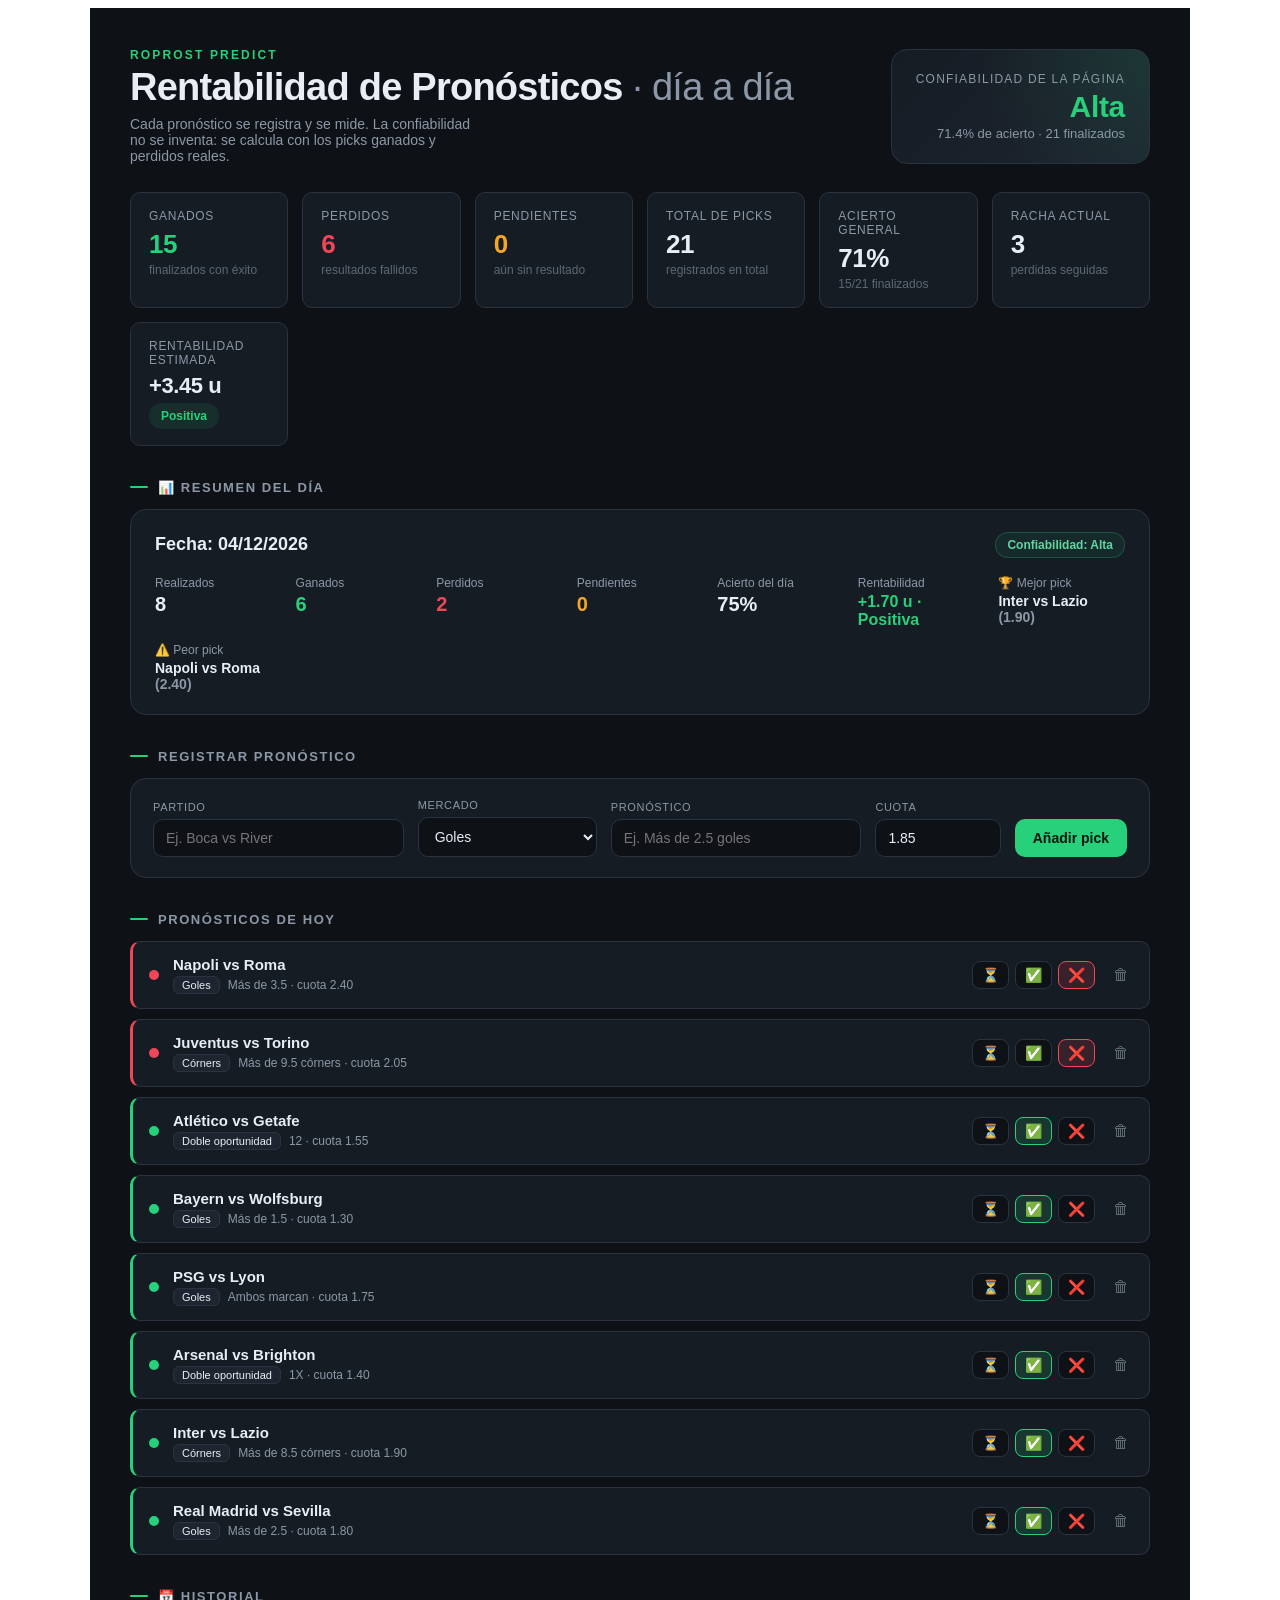
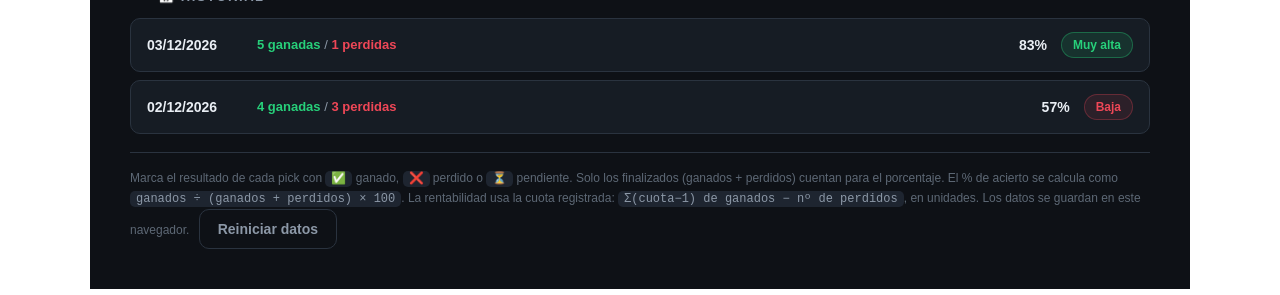
<file: historial.html>
<!DOCTYPE html>
<html lang="es">
<head>
<meta charset="UTF-8">
<meta name="viewport" content="width=device-width, initial-scale=1.0">
<title>Roprost Predict · Rentabilidad de Pronósticos</title>
<style>
/* ===========================================================
   ROPROST PREDICT — Historial de Resultados / Rentabilidad
   Sección autónoma. Todo está dentro de #rp-historial para
   no chocar con los estilos actuales de tu página.
   Persistencia real con localStorage (clave: rp_picks_v1).
   =========================================================== */

#rp-historial{
  --rp-bg:#0e1116;
  --rp-surface:#161c24;
  --rp-surface-2:#1e2530;
  --rp-border:#2a333f;
  --rp-text:#e9eef4;
  --rp-muted:#8c98a7;
  --rp-faint:#5d6875;
  --rp-accent:#27d07a;
  --rp-accent-soft:rgba(39,208,122,.12);
  --rp-win:#27d07a;
  --rp-loss:#ef4757;
  --rp-pend:#f5a623;
  --rp-radius:16px;
  --rp-radius-sm:10px;

  color:var(--rp-text);
  background:var(--rp-bg);
  font-family:'Inter',-apple-system,BlinkMacSystemFont,'Segoe UI',Roboto,Arial,sans-serif;
  font-variant-numeric:tabular-nums;
  -webkit-font-smoothing:antialiased;
  padding:clamp(16px,4vw,40px);
  max-width:1100px;
  margin:0 auto;
  box-sizing:border-box;
}
#rp-historial *{box-sizing:border-box;}

/* ---------- Encabezado ---------- */
#rp-historial .rp-head{
  display:flex;align-items:flex-end;justify-content:space-between;
  gap:20px;flex-wrap:wrap;margin-bottom:28px;
}
#rp-historial .rp-eyebrow{
  font-size:12px;letter-spacing:.18em;text-transform:uppercase;
  color:var(--rp-accent);font-weight:600;margin:0 0 6px;
}
#rp-historial h1{
  font-size:clamp(26px,4vw,38px);line-height:1.05;margin:0;font-weight:800;
  letter-spacing:-.02em;
}
#rp-historial h1 span{color:var(--rp-muted);font-weight:500;}
#rp-historial .rp-sub{color:var(--rp-muted);font-size:14px;margin:8px 0 0;max-width:46ch;}

/* ---------- Tarjeta confiabilidad (signature) ---------- */
#rp-historial .rp-trust{
  background:linear-gradient(135deg,var(--rp-surface) 0%,var(--rp-surface-2) 100%);
  border:1px solid var(--rp-border);border-radius:var(--rp-radius);
  padding:22px 24px;min-width:230px;text-align:right;position:relative;overflow:hidden;
}
#rp-historial .rp-trust::after{
  content:"";position:absolute;inset:0;
  background:radial-gradient(circle at 100% 0%,var(--rp-accent-soft),transparent 60%);
  pointer-events:none;
}
#rp-historial .rp-trust .rp-trust-label{font-size:12px;color:var(--rp-muted);text-transform:uppercase;letter-spacing:.1em;}
#rp-historial .rp-trust .rp-trust-value{font-size:30px;font-weight:800;margin:4px 0 2px;letter-spacing:-.01em;}
#rp-historial .rp-trust .rp-trust-pct{font-size:13px;color:var(--rp-muted);}

/* ---------- Grid de métricas ---------- */
#rp-historial .rp-grid{
  display:grid;grid-template-columns:repeat(auto-fit,minmax(150px,1fr));
  gap:14px;margin-bottom:28px;
}
#rp-historial .rp-stat{
  background:var(--rp-surface);border:1px solid var(--rp-border);
  border-radius:var(--rp-radius-sm);padding:16px 18px;
}
#rp-historial .rp-stat .rp-stat-label{font-size:12px;color:var(--rp-muted);margin-bottom:8px;text-transform:uppercase;letter-spacing:.06em;}
#rp-historial .rp-stat .rp-stat-value{font-size:26px;font-weight:800;letter-spacing:-.02em;line-height:1;}
#rp-historial .rp-stat .rp-stat-foot{font-size:12px;color:var(--rp-faint);margin-top:6px;}
#rp-historial .rp-stat.win .rp-stat-value{color:var(--rp-win);}
#rp-historial .rp-stat.loss .rp-stat-value{color:var(--rp-loss);}
#rp-historial .rp-stat.pend .rp-stat-value{color:var(--rp-pend);}

/* ---------- Secciones ---------- */
#rp-historial .rp-section-title{
  font-size:13px;letter-spacing:.12em;text-transform:uppercase;color:var(--rp-muted);
  font-weight:600;margin:34px 0 14px;display:flex;align-items:center;gap:10px;
}
#rp-historial .rp-section-title::before{content:"";width:18px;height:2px;background:var(--rp-accent);border-radius:2px;}

/* ---------- Resumen del día ---------- */
#rp-historial .rp-daycard{
  background:var(--rp-surface);border:1px solid var(--rp-border);border-radius:var(--rp-radius);
  padding:22px 24px;
}
#rp-historial .rp-daycard .rp-day-top{display:flex;align-items:center;justify-content:space-between;flex-wrap:wrap;gap:10px;margin-bottom:18px;}
#rp-historial .rp-daycard .rp-day-date{font-size:18px;font-weight:700;}
#rp-historial .rp-day-rows{display:grid;grid-template-columns:repeat(auto-fit,minmax(120px,1fr));gap:14px;}
#rp-historial .rp-day-rows .rp-dr-label{font-size:12px;color:var(--rp-muted);}
#rp-historial .rp-day-rows .rp-dr-val{font-size:20px;font-weight:700;margin-top:3px;}

/* ---------- Badges ---------- */
#rp-historial .rp-badge{
  display:inline-flex;align-items:center;gap:6px;font-size:12px;font-weight:600;
  padding:5px 11px;border-radius:999px;border:1px solid transparent;white-space:nowrap;
}
#rp-historial .rp-badge.muyalta{color:var(--rp-win);background:rgba(39,208,122,.12);border-color:rgba(39,208,122,.35);}
#rp-historial .rp-badge.alta{color:#5fd6a0;background:rgba(39,208,122,.08);border-color:rgba(39,208,122,.25);}
#rp-historial .rp-badge.media{color:var(--rp-pend);background:rgba(245,166,35,.1);border-color:rgba(245,166,35,.3);}
#rp-historial .rp-badge.baja{color:var(--rp-loss);background:rgba(239,71,87,.1);border-color:rgba(239,71,87,.3);}
#rp-historial .rp-badge.insuf{color:var(--rp-muted);background:var(--rp-surface-2);border-color:var(--rp-border);}
#rp-historial .rp-badge.pos{color:var(--rp-win);background:rgba(39,208,122,.1);}
#rp-historial .rp-badge.neg{color:var(--rp-loss);background:rgba(239,71,87,.1);}
#rp-historial .rp-badge.neu{color:var(--rp-muted);background:var(--rp-surface-2);}

/* ---------- Formulario de pick ---------- */
#rp-historial .rp-form{
  background:var(--rp-surface);border:1px solid var(--rp-border);border-radius:var(--rp-radius);
  padding:20px 22px;display:grid;gap:14px;
  grid-template-columns:1.4fr 1fr 1.4fr .7fr auto;align-items:end;
}
#rp-historial .rp-field{display:flex;flex-direction:column;gap:6px;}
#rp-historial .rp-field label{font-size:11px;color:var(--rp-muted);text-transform:uppercase;letter-spacing:.06em;}
#rp-historial .rp-field input,
#rp-historial .rp-field select{
  background:var(--rp-bg);border:1px solid var(--rp-border);border-radius:var(--rp-radius-sm);
  color:var(--rp-text);padding:10px 12px;font-size:14px;font-family:inherit;width:100%;
}
#rp-historial .rp-field input:focus,
#rp-historial .rp-field select:focus{outline:2px solid var(--rp-accent);outline-offset:1px;border-color:transparent;}
#rp-historial .rp-btn{
  background:var(--rp-accent);color:#04140b;border:none;border-radius:var(--rp-radius-sm);
  padding:11px 18px;font-size:14px;font-weight:700;cursor:pointer;font-family:inherit;white-space:nowrap;
  transition:filter .15s ease;
}
#rp-historial .rp-btn:hover{filter:brightness(1.08);}
#rp-historial .rp-btn.ghost{background:transparent;color:var(--rp-muted);border:1px solid var(--rp-border);font-weight:600;}
#rp-historial .rp-btn.ghost:hover{color:var(--rp-text);border-color:var(--rp-faint);filter:none;}

/* ---------- Lista de picks ---------- */
#rp-historial .rp-picks{display:flex;flex-direction:column;gap:10px;}
#rp-historial .rp-pick{
  background:var(--rp-surface);border:1px solid var(--rp-border);border-radius:var(--rp-radius-sm);
  padding:14px 16px;display:grid;grid-template-columns:auto 1fr auto auto;gap:14px;align-items:center;
}
#rp-historial .rp-pick .rp-state-dot{width:10px;height:10px;border-radius:50%;flex-shrink:0;}
#rp-historial .rp-pick.ganado{border-left:3px solid var(--rp-win);}
#rp-historial .rp-pick.perdido{border-left:3px solid var(--rp-loss);}
#rp-historial .rp-pick.pendiente{border-left:3px solid var(--rp-pend);}
#rp-historial .rp-pick .rp-state-dot.ganado{background:var(--rp-win);}
#rp-historial .rp-pick .rp-state-dot.perdido{background:var(--rp-loss);}
#rp-historial .rp-pick .rp-state-dot.pendiente{background:var(--rp-pend);}
#rp-historial .rp-pick .rp-pick-main{min-width:0;}
#rp-historial .rp-pick .rp-pick-match{font-weight:700;font-size:15px;}
#rp-historial .rp-pick .rp-pick-meta{font-size:12px;color:var(--rp-muted);margin-top:3px;}
#rp-historial .rp-pick .rp-pick-market{
  display:inline-block;font-size:11px;padding:2px 8px;border-radius:6px;
  background:var(--rp-surface-2);border:1px solid var(--rp-border);color:var(--rp-text);margin-right:8px;
}
#rp-historial .rp-pick .rp-pick-states{display:flex;gap:6px;}
#rp-historial .rp-sbtn{
  border:1px solid var(--rp-border);background:var(--rp-bg);color:var(--rp-muted);
  border-radius:8px;padding:6px 9px;font-size:14px;cursor:pointer;line-height:1;transition:.12s;
}
#rp-historial .rp-sbtn:hover{border-color:var(--rp-faint);}
#rp-historial .rp-sbtn.active.ganado{background:rgba(39,208,122,.15);border-color:var(--rp-win);}
#rp-historial .rp-sbtn.active.perdido{background:rgba(239,71,87,.15);border-color:var(--rp-loss);}
#rp-historial .rp-sbtn.active.pendiente{background:rgba(245,166,35,.15);border-color:var(--rp-pend);}
#rp-historial .rp-del{background:none;border:none;color:var(--rp-faint);cursor:pointer;font-size:16px;padding:4px;}
#rp-historial .rp-del:hover{color:var(--rp-loss);}

/* ---------- Historial por días ---------- */
#rp-historial .rp-history{display:flex;flex-direction:column;gap:8px;}
#rp-historial .rp-hrow{
  display:flex;align-items:center;justify-content:space-between;gap:14px;flex-wrap:wrap;
  background:var(--rp-surface);border:1px solid var(--rp-border);border-radius:var(--rp-radius-sm);
  padding:13px 16px;
}
#rp-historial .rp-hrow .rp-hdate{font-weight:700;font-size:14px;min-width:96px;}
#rp-historial .rp-hrow .rp-hstats{color:var(--rp-muted);font-size:13px;flex:1;}
#rp-historial .rp-hrow .rp-hstats b.win{color:var(--rp-win);}
#rp-historial .rp-hrow .rp-hstats b.loss{color:var(--rp-loss);}
#rp-historial .rp-hrow .rp-hpct{font-weight:700;font-size:14px;min-width:52px;text-align:right;}

/* ---------- Empty / nota ---------- */
#rp-historial .rp-empty{
  text-align:center;color:var(--rp-muted);padding:32px 16px;border:1px dashed var(--rp-border);
  border-radius:var(--rp-radius-sm);font-size:14px;
}
#rp-historial .rp-note{
  font-size:12px;color:var(--rp-faint);margin-top:18px;line-height:1.6;
  border-top:1px solid var(--rp-border);padding-top:16px;
}
#rp-historial .rp-note code{background:var(--rp-surface-2);padding:1px 6px;border-radius:5px;color:var(--rp-muted);}

/* ---------- Responsive ---------- */
@media (max-width:760px){
  #rp-historial .rp-form{grid-template-columns:1fr 1fr;}
  #rp-historial .rp-trust{text-align:left;width:100%;}
  #rp-historial .rp-head{align-items:flex-start;}
  #rp-historial .rp-pick{grid-template-columns:auto 1fr;grid-template-areas:"dot main" "states states";}
  #rp-historial .rp-pick .rp-state-dot{grid-area:dot;}
  #rp-historial .rp-pick .rp-pick-main{grid-area:main;}
  #rp-historial .rp-pick .rp-pick-states{grid-area:states;justify-content:flex-end;}
  #rp-historial .rp-pick .rp-del{position:absolute;}
}
@media (prefers-reduced-motion:reduce){#rp-historial *{transition:none!important;}}
</style>
</head>
<body>

<!-- ===================== INICIO SECCIÓN ===================== -->
<section id="rp-historial">

  <div class="rp-head">
    <div>
      <p class="rp-eyebrow">Roprost Predict</p>
      <h1>Rentabilidad de Pronósticos <span>· día a día</span></h1>
      <p class="rp-sub">Cada pronóstico se registra y se mide. La confiabilidad no se inventa: se calcula con los picks ganados y perdidos reales.</p>
    </div>
    <div class="rp-trust">
      <div class="rp-trust-label">Confiabilidad de la página</div>
      <div class="rp-trust-value" id="rp-trust-value">—</div>
      <div class="rp-trust-pct" id="rp-trust-pct">Sin datos suficientes</div>
    </div>
  </div>

  <!-- Métricas globales -->
  <div class="rp-grid" id="rp-grid"></div>

  <!-- Resumen del día -->
  <h2 class="rp-section-title">📊 Resumen del día</h2>
  <div class="rp-daycard" id="rp-daycard"></div>

  <!-- Registrar pronóstico -->
  <h2 class="rp-section-title">Registrar pronóstico</h2>
  <div class="rp-form">
    <div class="rp-field">
      <label for="rp-f-match">Partido</label>
      <input id="rp-f-match" type="text" placeholder="Ej. Boca vs River" autocomplete="off">
    </div>
    <div class="rp-field">
      <label for="rp-f-market">Mercado</label>
      <select id="rp-f-market">
        <option value="Goles">Goles</option>
        <option value="Córners">Córners</option>
        <option value="Doble oportunidad">Doble oportunidad</option>
      </select>
    </div>
    <div class="rp-field">
      <label for="rp-f-pick">Pronóstico</label>
      <input id="rp-f-pick" type="text" placeholder="Ej. Más de 2.5 goles" autocomplete="off">
    </div>
    <div class="rp-field">
      <label for="rp-f-odd">Cuota</label>
      <input id="rp-f-odd" type="number" step="0.01" min="1.01" value="1.85">
    </div>
    <button class="rp-btn" id="rp-add">Añadir pick</button>
  </div>

  <!-- Picks de hoy -->
  <h2 class="rp-section-title">Pronósticos de hoy</h2>
  <div class="rp-picks" id="rp-picks-today"></div>

  <!-- Historial -->
  <h2 class="rp-section-title">📅 Historial</h2>
  <div class="rp-history" id="rp-history"></div>

  <div class="rp-note">
    Marca el resultado de cada pick con <code>✅</code> ganado, <code>❌</code> perdido o <code>⏳</code> pendiente. Solo los finalizados (ganados + perdidos) cuentan para el porcentaje.
    El % de acierto se calcula como <code>ganados ÷ (ganados + perdidos) × 100</code>. La rentabilidad usa la cuota registrada: <code>Σ(cuota−1) de ganados − nº de perdidos</code>, en unidades.
    Los datos se guardan en este navegador. <button class="rp-btn ghost" id="rp-reset" style="margin-left:6px;">Reiniciar datos</button>
  </div>

</section>
<!-- ====================== FIN SECCIÓN ====================== -->

<script>
(function(){
  "use strict";
  const KEY = "rp_picks_v1";
  const MIN_GLOBAL = 5;   // mínimo de picks finalizados para mostrar confiabilidad global
  const MIN_DAY = 3;      // mínimo por día para etiquetar un día del historial

  // ---------- utilidades de fecha ----------
  const todayISO = () => new Date().toISOString().slice(0,10);
  function fmtDate(iso){
    const [y,m,d] = iso.split("-");
    return `${d}/${m}/${y}`;
  }

  // ---------- almacenamiento ----------
  function load(){
    try{ return JSON.parse(localStorage.getItem(KEY)) || []; }
    catch(e){ return []; }
  }
  function save(p){ localStorage.setItem(KEY, JSON.stringify(p)); }

  // Datos de ejemplo (coinciden con el mockup) — solo la primera vez.
  function seedIfEmpty(){
    if(localStorage.getItem(KEY) !== null) return;
    const t = todayISO();
    const d = (n)=>{const x=new Date(); x.setDate(x.getDate()-n); return x.toISOString().slice(0,10);};
    const demo = [];
    const mk = (fecha,partido,mercado,pick,cuota,estado)=>demo.push({id:cryptoId(),fecha,partido,mercado,pick,cuota,estado});
    // Hoy: 6 ganadas / 2 perdidas
    mk(t,"Real Madrid vs Sevilla","Goles","Más de 2.5",1.80,"ganado");
    mk(t,"Inter vs Lazio","Córners","Más de 8.5 córners",1.90,"ganado");
    mk(t,"Arsenal vs Brighton","Doble oportunidad","1X",1.40,"ganado");
    mk(t,"PSG vs Lyon","Goles","Ambos marcan",1.75,"ganado");
    mk(t,"Bayern vs Wolfsburg","Goles","Más de 1.5",1.30,"ganado");
    mk(t,"Atlético vs Getafe","Doble oportunidad","12",1.55,"ganado");
    mk(t,"Juventus vs Torino","Córners","Más de 9.5 córners",2.05,"perdido");
    mk(t,"Napoli vs Roma","Goles","Más de 3.5",2.40,"perdido");
    // Ayer: 5 ganadas / 1 perdida
    mk(d(1),"Liverpool vs Everton","Goles","Más de 2.5",1.70,"ganado");
    mk(d(1),"Milan vs Udinese","Doble oportunidad","1X",1.35,"ganado");
    mk(d(1),"Dortmund vs Mainz","Goles","Ambos marcan",1.65,"ganado");
    mk(d(1),"Chelsea vs Fulham","Córners","Más de 9.5 córners",1.95,"ganado");
    mk(d(1),"Barcelona vs Cádiz","Doble oportunidad","1X",1.25,"ganado");
    mk(d(1),"Roma vs Genoa","Goles","Más de 2.5",1.85,"perdido");
    // Anteayer: 4 ganadas / 3 perdidas
    mk(d(2),"Man City vs Burnley","Goles","Más de 2.5",1.60,"ganado");
    mk(d(2),"Betis vs Osasuna","Doble oportunidad","X2",1.70,"ganado");
    mk(d(2),"Leipzig vs Bremen","Córners","Más de 8.5 córners",1.80,"ganado");
    mk(d(2),"Villarreal vs Celta","Goles","Ambos marcan",1.75,"ganado");
    mk(d(2),"Lazio vs Empoli","Goles","Más de 2.5",1.90,"perdido");
    mk(d(2),"Lille vs Niza","Doble oportunidad","12",1.50,"perdido");
    mk(d(2),"Sociedad vs Mallorca","Córners","Más de 9.5 córners",2.10,"perdido");
    save(demo);
  }

  function cryptoId(){
    return (Date.now().toString(36) + Math.random().toString(36).slice(2,8));
  }

  // ---------- clasificación de confiabilidad ----------
  function reliability(finalizados, pct, umbral){
    if(finalizados < umbral) return {label:"Datos insuficientes", cls:"insuf"};
    if(pct >= 80) return {label:"Muy alta", cls:"muyalta"};
    if(pct >= 70) return {label:"Alta", cls:"alta"};
    if(pct >= 60) return {label:"Media", cls:"media"};
    return {label:"Baja", cls:"baja"};
  }

  // ---------- cálculo de estadísticas ----------
  function compute(picks){
    const g = picks.filter(p=>p.estado==="ganado");
    const l = picks.filter(p=>p.estado==="perdido");
    const p = picks.filter(p=>p.estado==="pendiente");
    const fin = g.length + l.length;
    const pct = fin ? (g.length/fin*100) : null;
    // rentabilidad en unidades (stake 1 por pick)
    const profit = g.reduce((s,x)=>s+((+x.cuota||0)-1),0) - l.length;
    return {g,l,p,fin,pct,profit};
  }

  function streak(picks){
    // racha sobre picks finalizados, ordenados por fecha desc + orden de registro
    const fin = picks.filter(p=>p.estado!=="pendiente");
    if(!fin.length) return {n:0,type:null};
    // mantener orden de inserción dentro del array (más reciente al final)
    const ordered = fin.slice().reverse();
    const type = ordered[0].estado;
    let n=0;
    for(const x of ordered){ if(x.estado===type) n++; else break; }
    return {n,type};
  }

  // ---------- render ----------
  function render(){
    const picks = load();
    const all = compute(picks);
    const today = todayISO();
    const todayPicks = picks.filter(p=>p.fecha===today);
    const dayStats = compute(todayPicks);
    const st = streak(picks);

    // Confiabilidad global
    const relG = reliability(all.fin, all.pct ?? 0, MIN_GLOBAL);
    const tv = document.getElementById("rp-trust-value");
    const tp = document.getElementById("rp-trust-pct");
    tv.textContent = relG.label;
    tv.style.color = relG.cls==="insuf" ? "var(--rp-muted)" : (
      relG.cls==="baja" ? "var(--rp-loss)" : relG.cls==="media" ? "var(--rp-pend)" : "var(--rp-win)");
    tp.textContent = all.fin < MIN_GLOBAL
      ? `Faltan ${MIN_GLOBAL-all.fin} resultado(s) para clasificar`
      : `${all.pct.toFixed(1)}% de acierto · ${all.fin} finalizados`;

    // Métricas globales
    const profitTxt = (all.profit>0?"+":"") + all.profit.toFixed(2) + " u";
    const profitCls = all.profit>0 ? "pos" : all.profit<0 ? "neg" : "neu";
    const profitLabel = all.profit>0 ? "Positiva" : all.profit<0 ? "Negativa" : "Neutra";
    const grid = document.getElementById("rp-grid");
    grid.innerHTML = `
      ${statCard("win","Ganados",all.g.length,"finalizados con éxito")}
      ${statCard("loss","Perdidos",all.l.length,"resultados fallidos")}
      ${statCard("pend","Pendientes",all.p.length,"aún sin resultado")}
      ${statCard("","Total de picks",picks.length,"registrados en total")}
      ${statCard("","Acierto general", all.pct===null?"—":all.pct.toFixed(0)+"%", all.fin?`${all.g.length}/${all.fin} finalizados`:"sin finalizados")}
      ${statCard("","Racha actual", st.n? st.n : "0", st.type? (st.type==="ganado"?"ganadas seguidas":"perdidas seguidas") : "sin racha")}
      <div class="rp-stat">
        <div class="rp-stat-label">Rentabilidad estimada</div>
        <div class="rp-stat-value" style="font-size:22px;">${profitTxt}</div>
        <div class="rp-stat-foot"><span class="rp-badge ${profitCls}">${profitLabel}</span></div>
      </div>
    `;

    // Resumen del día
    const relD = reliability(dayStats.fin, dayStats.pct ?? 0, MIN_DAY);
    const best = bestPick(dayStats.g, "max");
    const worst = bestPick(dayStats.l, "max");
    const dayProfitTxt = (dayStats.profit>0?"+":"") + dayStats.profit.toFixed(2)+" u";
    const dayProfitLabel = dayStats.profit>0?"Positiva":dayStats.profit<0?"Negativa":"Neutra";
    document.getElementById("rp-daycard").innerHTML = `
      <div class="rp-day-top">
        <div class="rp-day-date">Fecha: ${fmtDate(today)}</div>
        <span class="rp-badge ${relD.cls}">Confiabilidad: ${relD.label}</span>
      </div>
      <div class="rp-day-rows">
        <div><div class="rp-dr-label">Realizados</div><div class="rp-dr-val">${todayPicks.length}</div></div>
        <div><div class="rp-dr-label">Ganados</div><div class="rp-dr-val" style="color:var(--rp-win)">${dayStats.g.length}</div></div>
        <div><div class="rp-dr-label">Perdidos</div><div class="rp-dr-val" style="color:var(--rp-loss)">${dayStats.l.length}</div></div>
        <div><div class="rp-dr-label">Pendientes</div><div class="rp-dr-val" style="color:var(--rp-pend)">${dayStats.p.length}</div></div>
        <div><div class="rp-dr-label">Acierto del día</div><div class="rp-dr-val">${dayStats.pct===null?"—":dayStats.pct.toFixed(0)+"%"}</div></div>
        <div><div class="rp-dr-label">Rentabilidad</div><div class="rp-dr-val" style="font-size:16px;color:${dayStats.profit>0?'var(--rp-win)':dayStats.profit<0?'var(--rp-loss)':'var(--rp-muted)'}">${dayProfitTxt} · ${dayProfitLabel}</div></div>
        <div><div class="rp-dr-label">🏆 Mejor pick</div><div class="rp-dr-val" style="font-size:14px">${best}</div></div>
        <div><div class="rp-dr-label">⚠️ Peor pick</div><div class="rp-dr-val" style="font-size:14px">${worst}</div></div>
      </div>`;

    // Picks de hoy
    const cont = document.getElementById("rp-picks-today");
    if(!todayPicks.length){
      cont.innerHTML = `<div class="rp-empty">Aún no hay pronósticos de hoy. Registra el primero arriba.</div>`;
    } else {
      cont.innerHTML = todayPicks.slice().reverse().map(renderPick).join("");
    }

    // Historial por días (excluye hoy)
    renderHistory(picks, today);

    bindPickEvents();
  }

  function statCard(cls,label,value,foot){
    return `<div class="rp-stat ${cls}">
      <div class="rp-stat-label">${label}</div>
      <div class="rp-stat-value">${value}</div>
      <div class="rp-stat-foot">${foot}</div>
    </div>`;
  }

  function bestPick(arr, mode){
    if(!arr.length) return "—";
    let chosen = arr[0];
    for(const x of arr){ if((+x.cuota||0) > (+chosen.cuota||0)) chosen = x; }
    return `${escapeHtml(chosen.partido)} <span style="color:var(--rp-muted)">(${(+chosen.cuota).toFixed(2)})</span>`;
  }

  function renderPick(p){
    const icon = {ganado:"✅",perdido:"❌",pendiente:"⏳"};
    return `<div class="rp-pick ${p.estado}" style="position:relative;">
      <span class="rp-state-dot ${p.estado}"></span>
      <div class="rp-pick-main">
        <div class="rp-pick-match">${escapeHtml(p.partido)}</div>
        <div class="rp-pick-meta"><span class="rp-pick-market">${escapeHtml(p.mercado)}</span>${escapeHtml(p.pick)} · cuota ${(+p.cuota).toFixed(2)}</div>
      </div>
      <div class="rp-pick-states">
        <button class="rp-sbtn pendiente ${p.estado==='pendiente'?'active':''}" data-id="${p.id}" data-st="pendiente" title="Pendiente">⏳</button>
        <button class="rp-sbtn ganado ${p.estado==='ganado'?'active':''}" data-id="${p.id}" data-st="ganado" title="Ganado">✅</button>
        <button class="rp-sbtn perdido ${p.estado==='perdido'?'active':''}" data-id="${p.id}" data-st="perdido" title="Perdido">❌</button>
      </div>
      <button class="rp-del" data-del="${p.id}" title="Eliminar">🗑</button>
    </div>`;
  }

  function renderHistory(picks, today){
    const cont = document.getElementById("rp-history");
    const byDay = {};
    picks.forEach(p=>{ if(p.fecha!==today){ (byDay[p.fecha]=byDay[p.fecha]||[]).push(p); }});
    const days = Object.keys(byDay).sort().reverse();
    if(!days.length){
      cont.innerHTML = `<div class="rp-empty">El historial de días anteriores aparecerá aquí.</div>`;
      return;
    }
    cont.innerHTML = days.map(day=>{
      const s = compute(byDay[day]);
      const rel = reliability(s.fin, s.pct ?? 0, MIN_DAY);
      const pct = s.pct===null ? "—" : s.pct.toFixed(0)+"%";
      return `<div class="rp-hrow">
        <span class="rp-hdate">${fmtDate(day)}</span>
        <span class="rp-hstats"><b class="win">${s.g.length} ganadas</b> / <b class="loss">${s.l.length} perdidas</b>${s.p.length?` · ${s.p.length} pend.`:""}</span>
        <span class="rp-hpct">${pct}</span>
        <span class="rp-badge ${rel.cls}">${rel.label}</span>
      </div>`;
    }).join("");
  }

  // ---------- eventos ----------
  function bindPickEvents(){
    document.querySelectorAll("#rp-historial .rp-sbtn").forEach(b=>{
      b.onclick = ()=>{
        const picks = load();
        const p = picks.find(x=>x.id===b.dataset.id);
        if(p){ p.estado = b.dataset.st; save(picks); render(); }
      };
    });
    document.querySelectorAll("#rp-historial .rp-del").forEach(b=>{
      b.onclick = ()=>{
        let picks = load();
        picks = picks.filter(x=>x.id!==b.dataset.del);
        save(picks); render();
      };
    });
  }

  function escapeHtml(s){
    return String(s).replace(/[&<>"']/g,c=>({'&':'&amp;','<':'&lt;','>':'&gt;','"':'&quot;',"'":'&#39;'}[c]));
  }

  // Añadir pick
  document.getElementById("rp-add").onclick = ()=>{
    const match = document.getElementById("rp-f-match").value.trim();
    const market = document.getElementById("rp-f-market").value;
    const pick = document.getElementById("rp-f-pick").value.trim();
    const odd = parseFloat(document.getElementById("rp-f-odd").value);
    if(!match || !pick){ alert("Escribe el partido y el pronóstico."); return; }
    const picks = load();
    picks.push({
      id: cryptoId(), fecha: todayISO(), partido: match,
      mercado: market, pick: pick, cuota: (odd && odd>1 ? odd : 1.85),
      estado: "pendiente"
    });
    save(picks);
    document.getElementById("rp-f-match").value="";
    document.getElementById("rp-f-pick").value="";
    document.getElementById("rp-f-odd").value="1.85";
    render();
  };

  // Reiniciar
  document.getElementById("rp-reset").onclick = ()=>{
    if(confirm("¿Borrar todos los pronósticos guardados? Esto no se puede deshacer.")){
      localStorage.removeItem(KEY);
      render(); // quedará vacío; recarga la página si quieres volver a ver los datos de ejemplo
    }
  };

  // init
  seedIfEmpty();
  render();
})();
</script>
</body>
</html>
</file>
